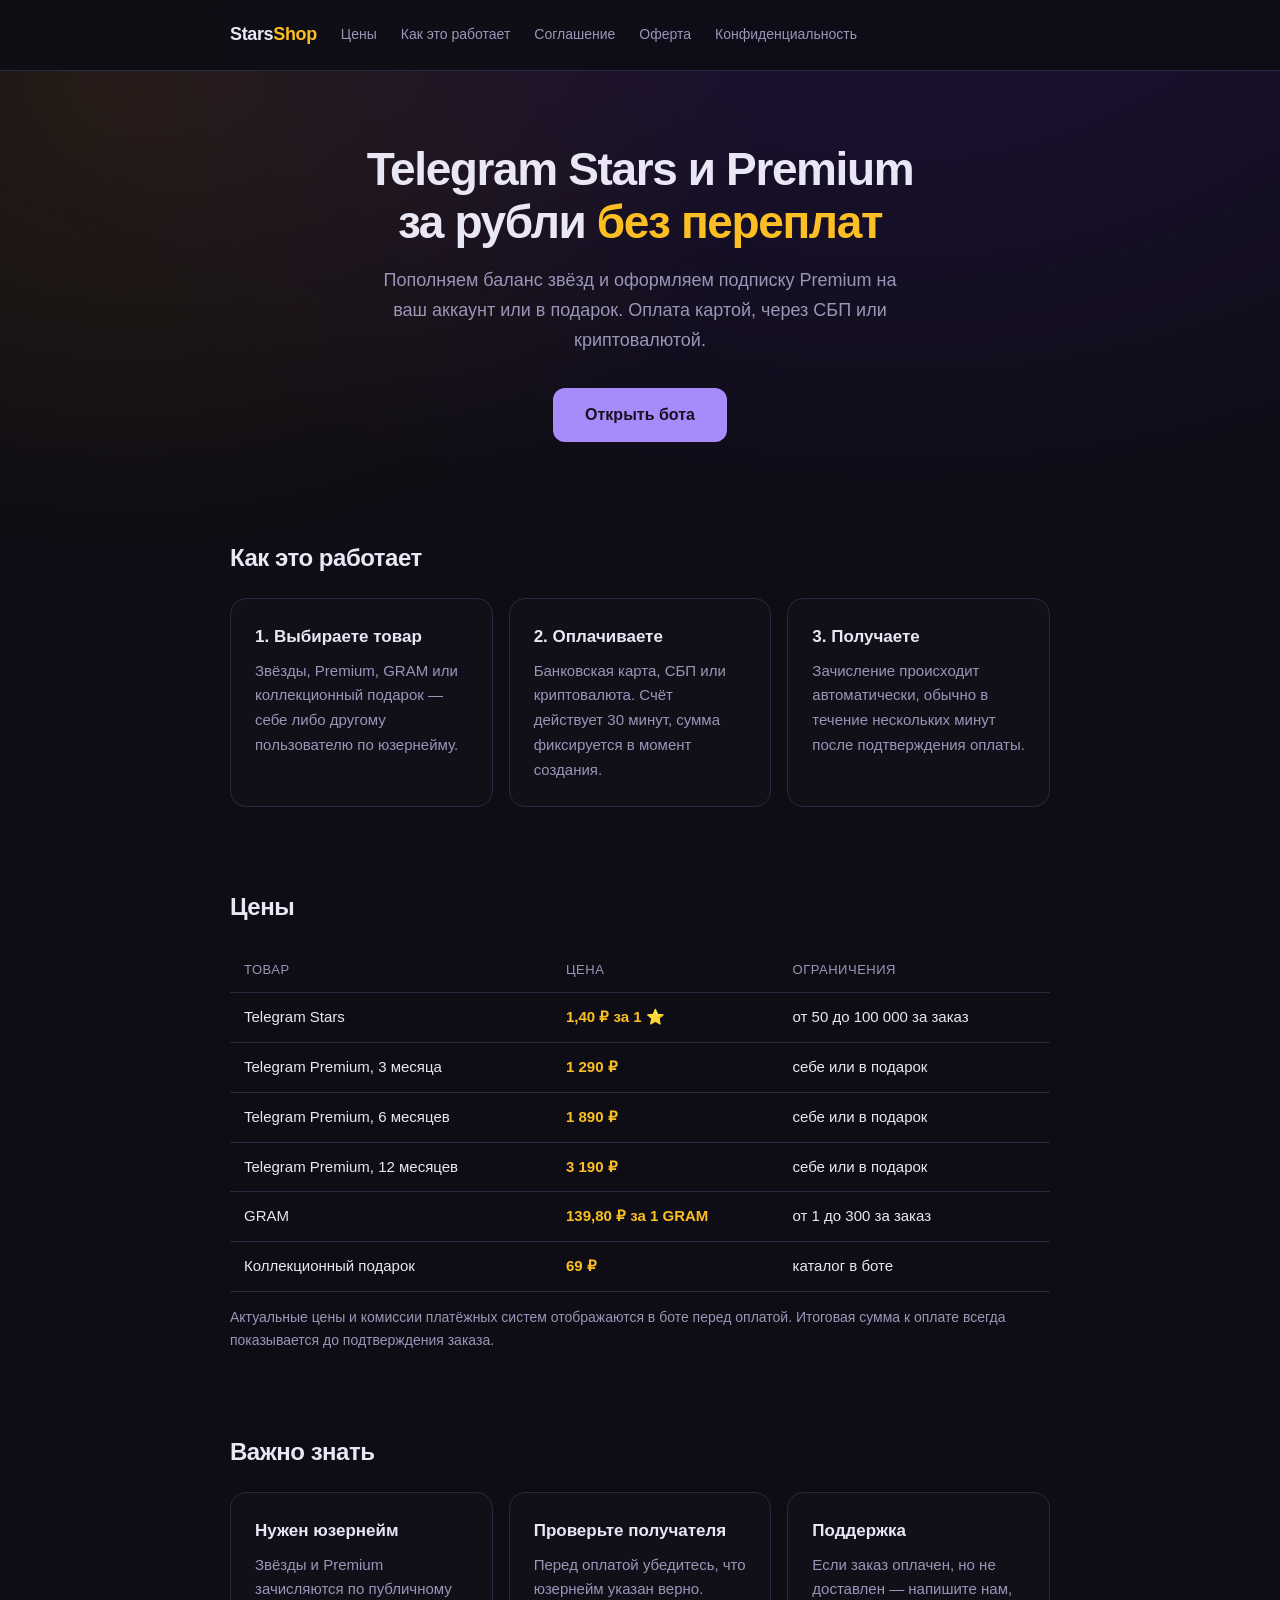
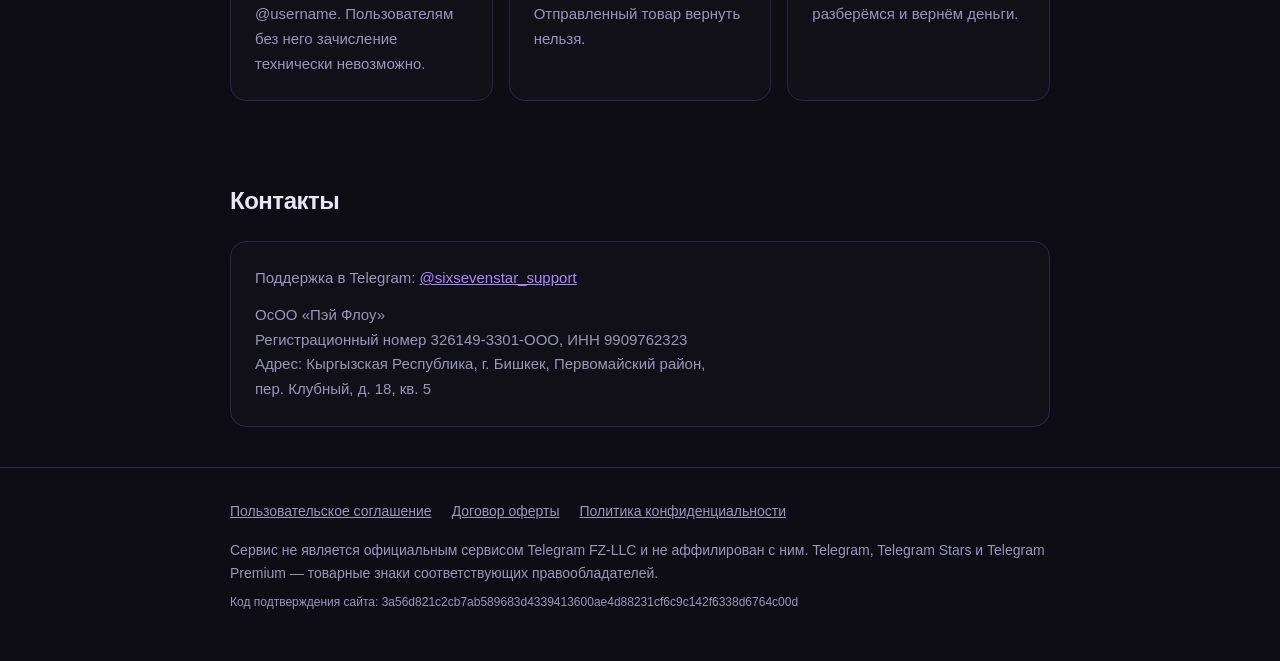
<file: index.html>
<!doctype html>
<html lang="ru">
<head>
<meta charset="utf-8">
<meta name="viewport" content="width=device-width, initial-scale=1">
<title>Stars Shop — Telegram Stars и Premium за рубли</title>
<meta name="description" content="Сервис пополнения Telegram Stars и оформления подписки Telegram Premium. Оплата картой и через СБП, зачисление в течение нескольких минут.">
<link rel="stylesheet" href="style.css">
<meta name="pear-site-verification" content="3a56d821c2cb7ab589683d4339413600ae4d88231cf6c9c142f6338d6764c00d">
</head>
<body>

<header>
  <div class="wrap nav">
    <div class="logo">Stars<span>Shop</span></div>
    <a href="#prices">Цены</a>
    <a href="#how">Как это работает</a>
    <a href="terms.html">Соглашение</a>
    <a href="offer.html">Оферта</a>
    <a href="privacy.html">Конфиденциальность</a>
  </div>
</header>

<div class="wrap">

  <div class="hero">
    <h1>Telegram Stars и Premium<br>за рубли <em>без переплат</em></h1>
    <p>Пополняем баланс звёзд и оформляем подписку Premium на ваш аккаунт
       или в подарок. Оплата картой, через СБП или криптовалютой.</p>
    <a class="btn" href="https://t.me/SixSevenStarBot">Открыть бота</a>
  </div>

  <section id="how">
    <h2>Как это работает</h2>
    <div class="grid">
      <div class="card">
        <h3>1. Выбираете товар</h3>
        <p>Звёзды, Premium, GRAM или коллекционный подарок — себе либо
           другому пользователю по юзернейму.</p>
      </div>
      <div class="card">
        <h3>2. Оплачиваете</h3>
        <p>Банковская карта, СБП или криптовалюта. Счёт действует
           30 минут, сумма фиксируется в момент создания.</p>
      </div>
      <div class="card">
        <h3>3. Получаете</h3>
        <p>Зачисление происходит автоматически, обычно в течение
           нескольких минут после подтверждения оплаты.</p>
      </div>
    </div>
  </section>

  <section id="prices">
    <h2>Цены</h2>
    <div class="table-scroll">
      <table>
        <thead>
          <tr><th>Товар</th><th>Цена</th><th>Ограничения</th></tr>
        </thead>
        <tbody>
          <tr>
            <td>Telegram Stars</td>
            <td class="price">1,40 ₽ за 1 ⭐</td>
            <td>от 50 до 100 000 за заказ</td>
          </tr>
          <tr>
            <td>Telegram Premium, 3 месяца</td>
            <td class="price">1 290 ₽</td>
            <td>себе или в подарок</td>
          </tr>
          <tr>
            <td>Telegram Premium, 6 месяцев</td>
            <td class="price">1 890 ₽</td>
            <td>себе или в подарок</td>
          </tr>
          <tr>
            <td>Telegram Premium, 12 месяцев</td>
            <td class="price">3 190 ₽</td>
            <td>себе или в подарок</td>
          </tr>
          <tr>
            <td>GRAM</td>
            <td class="price">139,80 ₽ за 1 GRAM</td>
            <td>от 1 до 300 за заказ</td>
          </tr>
          <tr>
            <td>Коллекционный подарок</td>
            <td class="price">69 ₽</td>
            <td>каталог в боте</td>
          </tr>
        </tbody>
      </table>
    </div>
    <p style="color:var(--muted);font-size:14px;margin-top:14px">
      Актуальные цены и комиссии платёжных систем отображаются в боте
      перед оплатой. Итоговая сумма к оплате всегда показывается до
      подтверждения заказа.
    </p>
  </section>

  <section>
    <h2>Важно знать</h2>
    <div class="grid">
      <div class="card">
        <h3>Нужен юзернейм</h3>
        <p>Звёзды и Premium зачисляются по публичному @username.
           Пользователям без него зачисление технически невозможно.</p>
      </div>
      <div class="card">
        <h3>Проверьте получателя</h3>
        <p>Перед оплатой убедитесь, что юзернейм указан верно.
           Отправленный товар вернуть нельзя.</p>
      </div>
      <div class="card">
        <h3>Поддержка</h3>
        <p>Если заказ оплачен, но не доставлен — напишите нам,
           разберёмся и вернём деньги.</p>
      </div>
    </div>
  </section>

  <section>
    <h2>Контакты</h2>
    <div class="card">
      <p>Поддержка в Telegram: <a href="https://t.me/sixsevenstar_support" style="color:var(--accent)">@sixsevenstar_support</a></p>
      <p style="margin-top:12px">
        ОсОО «Пэй Флоу»<br>
        Регистрационный номер 326149-3301-ООО, ИНН 9909762323<br>
        Адрес: Кыргызская Республика, г. Бишкек, Первомайский район,<br>
        пер. Клубный, д. 18, кв. 5
      </p>
    </div>
  </section>

</div>

<footer>
  <div class="wrap">
    <div class="links">
      <a href="terms.html">Пользовательское соглашение</a>
      <a href="offer.html">Договор оферты</a>
      <a href="privacy.html">Политика конфиденциальности</a>
    </div>
    <p>Сервис не является официальным сервисом Telegram FZ-LLC и не
       аффилирован с ним. Telegram, Telegram Stars и Telegram Premium —
       товарные знаки соответствующих правообладателей.</p>
    <p style="color:var(--muted);font-size:12px;margin-top:8px">Код подтверждения сайта: 3a56d821c2cb7ab589683d4339413600ae4d88231cf6c9c142f6338d6764c00d</p>
  </div>
</footer>

</body>
</html>
</file>
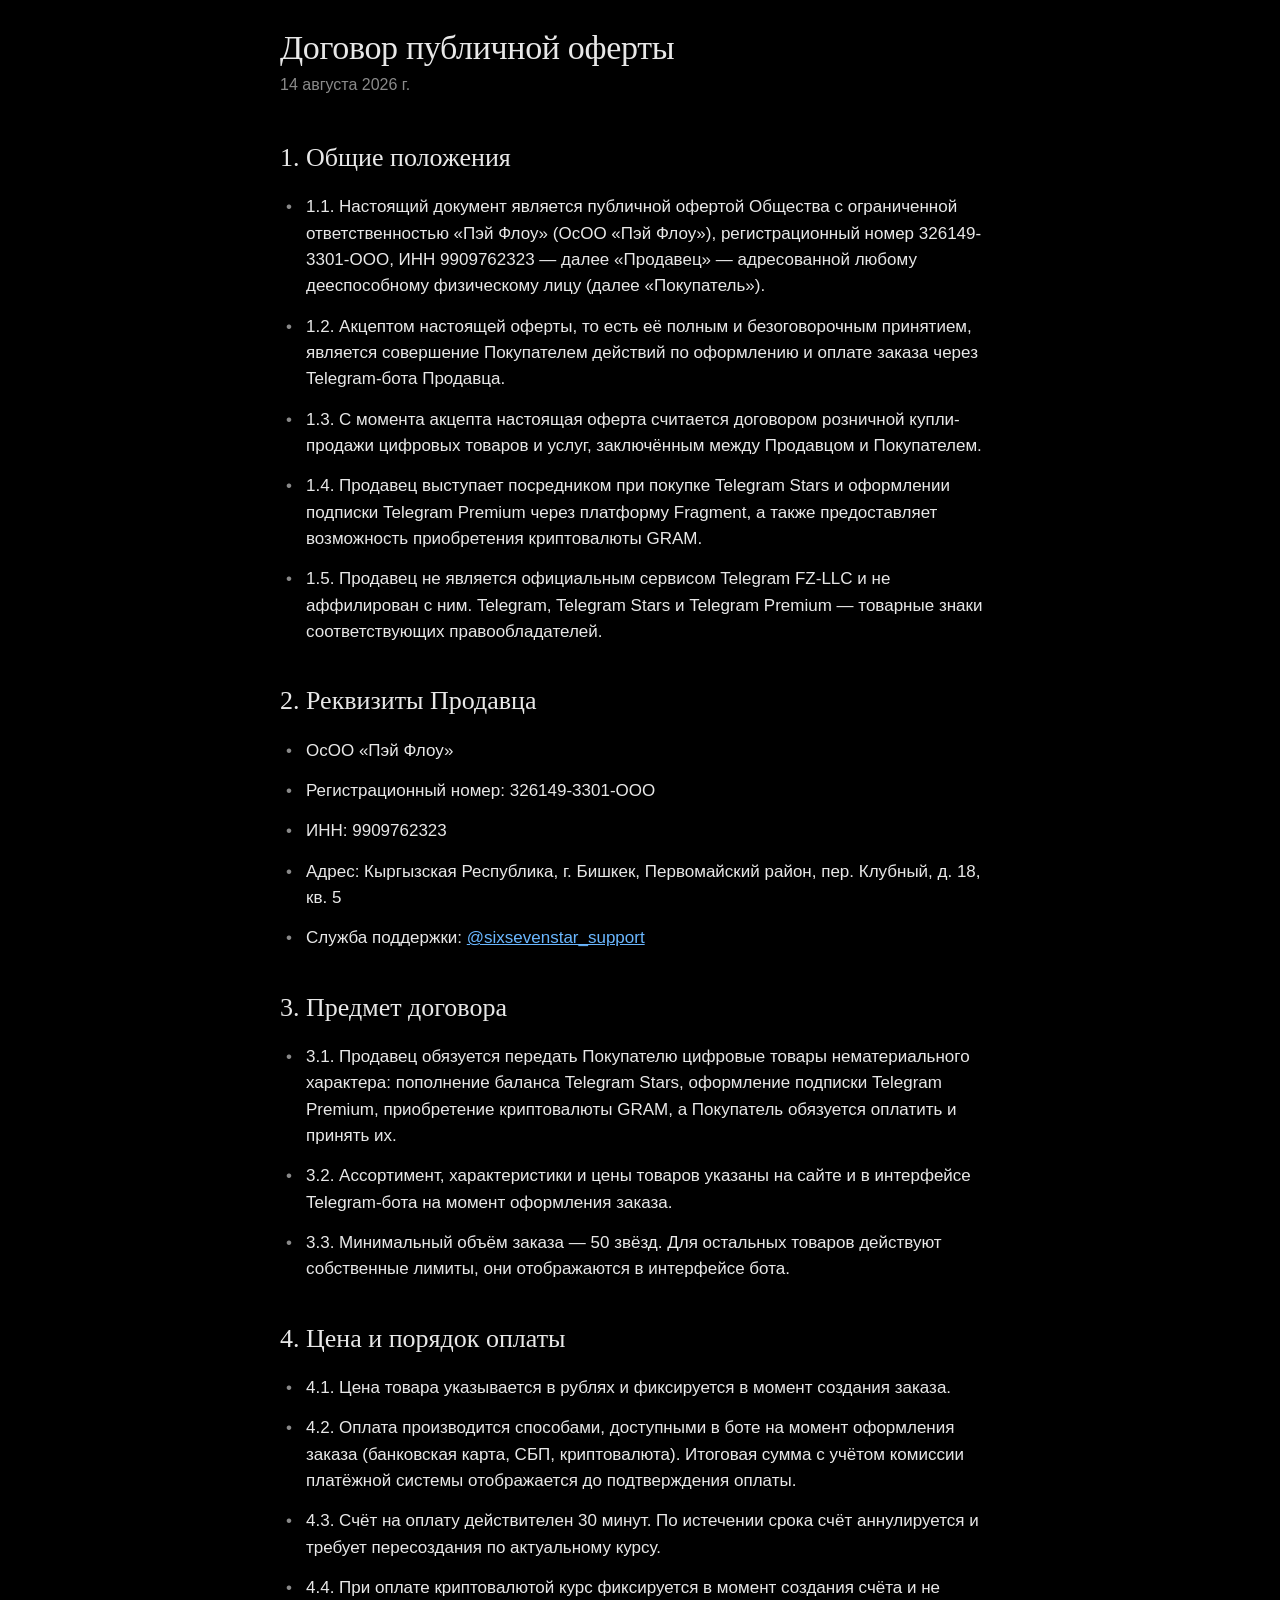
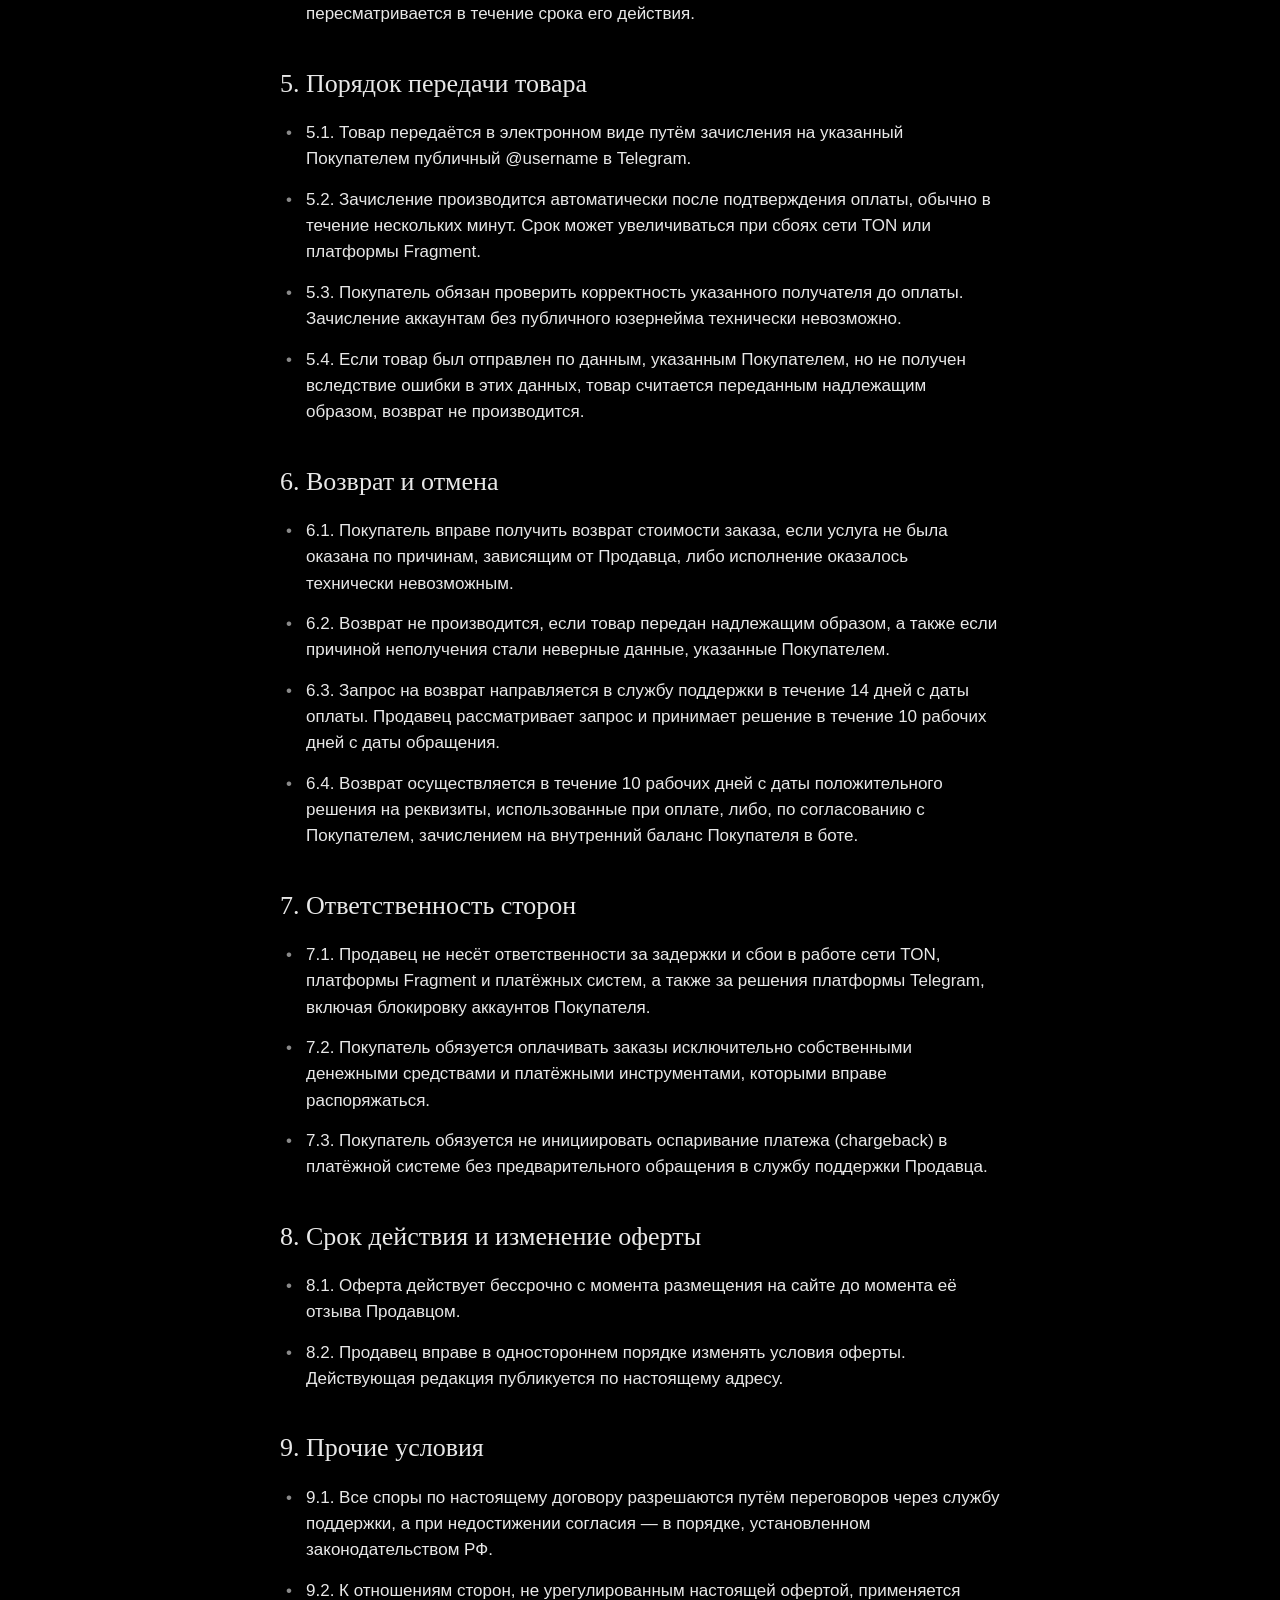
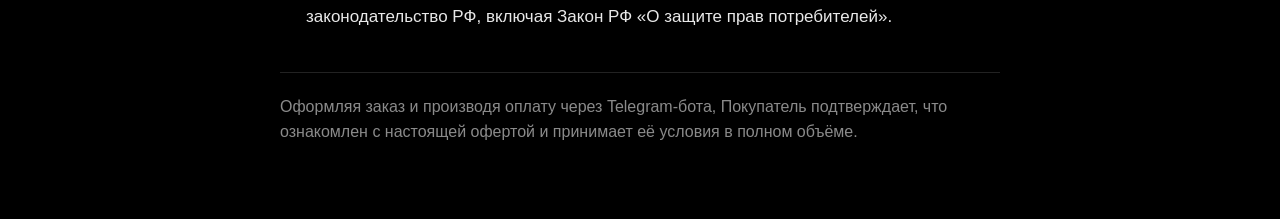
<file: offer.html>
<!doctype html>
<html lang="ru">
<head>
<meta charset="utf-8">
<meta name="viewport" content="width=device-width, initial-scale=1">
<title>Договор оферты</title>
<link rel="stylesheet" href="doc.css">
</head>
<body>

<h1>Договор публичной оферты</h1>
<div class="date">14 августа 2026 г.</div>

<h2>1. Общие положения</h2>
<ul>
  <li>1.1. Настоящий документ является публичной офертой Общества с ограниченной ответственностью «Пэй Флоу» (ОсОО «Пэй Флоу»), регистрационный номер 326149-3301-ООО, ИНН 9909762323 — далее «Продавец» — адресованной любому дееспособному физическому лицу (далее «Покупатель»).</li>
  <li>1.2. Акцептом настоящей оферты, то есть её полным и безоговорочным принятием, является совершение Покупателем действий по оформлению и оплате заказа через Telegram-бота Продавца.</li>
  <li>1.3. С момента акцепта настоящая оферта считается договором розничной купли-продажи цифровых товаров и услуг, заключённым между Продавцом и Покупателем.</li>
  <li>1.4. Продавец выступает посредником при покупке Telegram Stars и оформлении подписки Telegram Premium через платформу Fragment, а также предоставляет возможность приобретения криптовалюты GRAM.</li>
  <li>1.5. Продавец не является официальным сервисом Telegram FZ-LLC и не аффилирован с ним. Telegram, Telegram Stars и Telegram Premium — товарные знаки соответствующих правообладателей.</li>
</ul>

<h2>2. Реквизиты Продавца</h2>
<ul>
  <li>ОсОО «Пэй Флоу»</li>
  <li>Регистрационный номер: 326149-3301-ООО</li>
  <li>ИНН: 9909762323</li>
  <li>Адрес: Кыргызская Республика, г. Бишкек, Первомайский район, пер. Клубный, д. 18, кв. 5</li>
  <li>Служба поддержки: <a href="https://t.me/sixsevenstar_support" style="color:var(--accent)">@sixsevenstar_support</a></li>
</ul>

<h2>3. Предмет договора</h2>
<ul>
  <li>3.1. Продавец обязуется передать Покупателю цифровые товары нематериального характера: пополнение баланса Telegram Stars, оформление подписки Telegram Premium, приобретение криптовалюты GRAM, а Покупатель обязуется оплатить и принять их.</li>
  <li>3.2. Ассортимент, характеристики и цены товаров указаны на сайте и в интерфейсе Telegram-бота на момент оформления заказа.</li>
  <li>3.3. Минимальный объём заказа — 50 звёзд. Для остальных товаров действуют собственные лимиты, они отображаются в интерфейсе бота.</li>
</ul>

<h2>4. Цена и порядок оплаты</h2>
<ul>
  <li>4.1. Цена товара указывается в рублях и фиксируется в момент создания заказа.</li>
  <li>4.2. Оплата производится способами, доступными в боте на момент оформления заказа (банковская карта, СБП, криптовалюта). Итоговая сумма с учётом комиссии платёжной системы отображается до подтверждения оплаты.</li>
  <li>4.3. Счёт на оплату действителен 30 минут. По истечении срока счёт аннулируется и требует пересоздания по актуальному курсу.</li>
  <li>4.4. При оплате криптовалютой курс фиксируется в момент создания счёта и не пересматривается в течение срока его действия.</li>
</ul>

<h2>5. Порядок передачи товара</h2>
<ul>
  <li>5.1. Товар передаётся в электронном виде путём зачисления на указанный Покупателем публичный @username в Telegram.</li>
  <li>5.2. Зачисление производится автоматически после подтверждения оплаты, обычно в течение нескольких минут. Срок может увеличиваться при сбоях сети TON или платформы Fragment.</li>
  <li>5.3. Покупатель обязан проверить корректность указанного получателя до оплаты. Зачисление аккаунтам без публичного юзернейма технически невозможно.</li>
  <li>5.4. Если товар был отправлен по данным, указанным Покупателем, но не получен вследствие ошибки в этих данных, товар считается переданным надлежащим образом, возврат не производится.</li>
</ul>

<h2>6. Возврат и отмена</h2>
<ul>
  <li>6.1. Покупатель вправе получить возврат стоимости заказа, если услуга не была оказана по причинам, зависящим от Продавца, либо исполнение оказалось технически невозможным.</li>
  <li>6.2. Возврат не производится, если товар передан надлежащим образом, а также если причиной неполучения стали неверные данные, указанные Покупателем.</li>
  <li>6.3. Запрос на возврат направляется в службу поддержки в течение 14 дней с даты оплаты. Продавец рассматривает запрос и принимает решение в течение 10 рабочих дней с даты обращения.</li>
  <li>6.4. Возврат осуществляется в течение 10 рабочих дней с даты положительного решения на реквизиты, использованные при оплате, либо, по согласованию с Покупателем, зачислением на внутренний баланс Покупателя в боте.</li>
</ul>

<h2>7. Ответственность сторон</h2>
<ul>
  <li>7.1. Продавец не несёт ответственности за задержки и сбои в работе сети TON, платформы Fragment и платёжных систем, а также за решения платформы Telegram, включая блокировку аккаунтов Покупателя.</li>
  <li>7.2. Покупатель обязуется оплачивать заказы исключительно собственными денежными средствами и платёжными инструментами, которыми вправе распоряжаться.</li>
  <li>7.3. Покупатель обязуется не инициировать оспаривание платежа (chargeback) в платёжной системе без предварительного обращения в службу поддержки Продавца.</li>
</ul>

<h2>8. Срок действия и изменение оферты</h2>
<ul>
  <li>8.1. Оферта действует бессрочно с момента размещения на сайте до момента её отзыва Продавцом.</li>
  <li>8.2. Продавец вправе в одностороннем порядке изменять условия оферты. Действующая редакция публикуется по настоящему адресу.</li>
</ul>

<h2>9. Прочие условия</h2>
<ul>
  <li>9.1. Все споры по настоящему договору разрешаются путём переговоров через службу поддержки, а при недостижении согласия — в порядке, установленном законодательством РФ.</li>
  <li>9.2. К отношениям сторон, не урегулированным настоящей офертой, применяется законодательство РФ, включая Закон РФ «О защите прав потребителей».</li>
</ul>

<p class="final">
  Оформляя заказ и производя оплату через Telegram-бота, Покупатель подтверждает,
  что ознакомлен с настоящей офертой и принимает её условия в полном объёме.
</p>

</body>
</html>
</file>
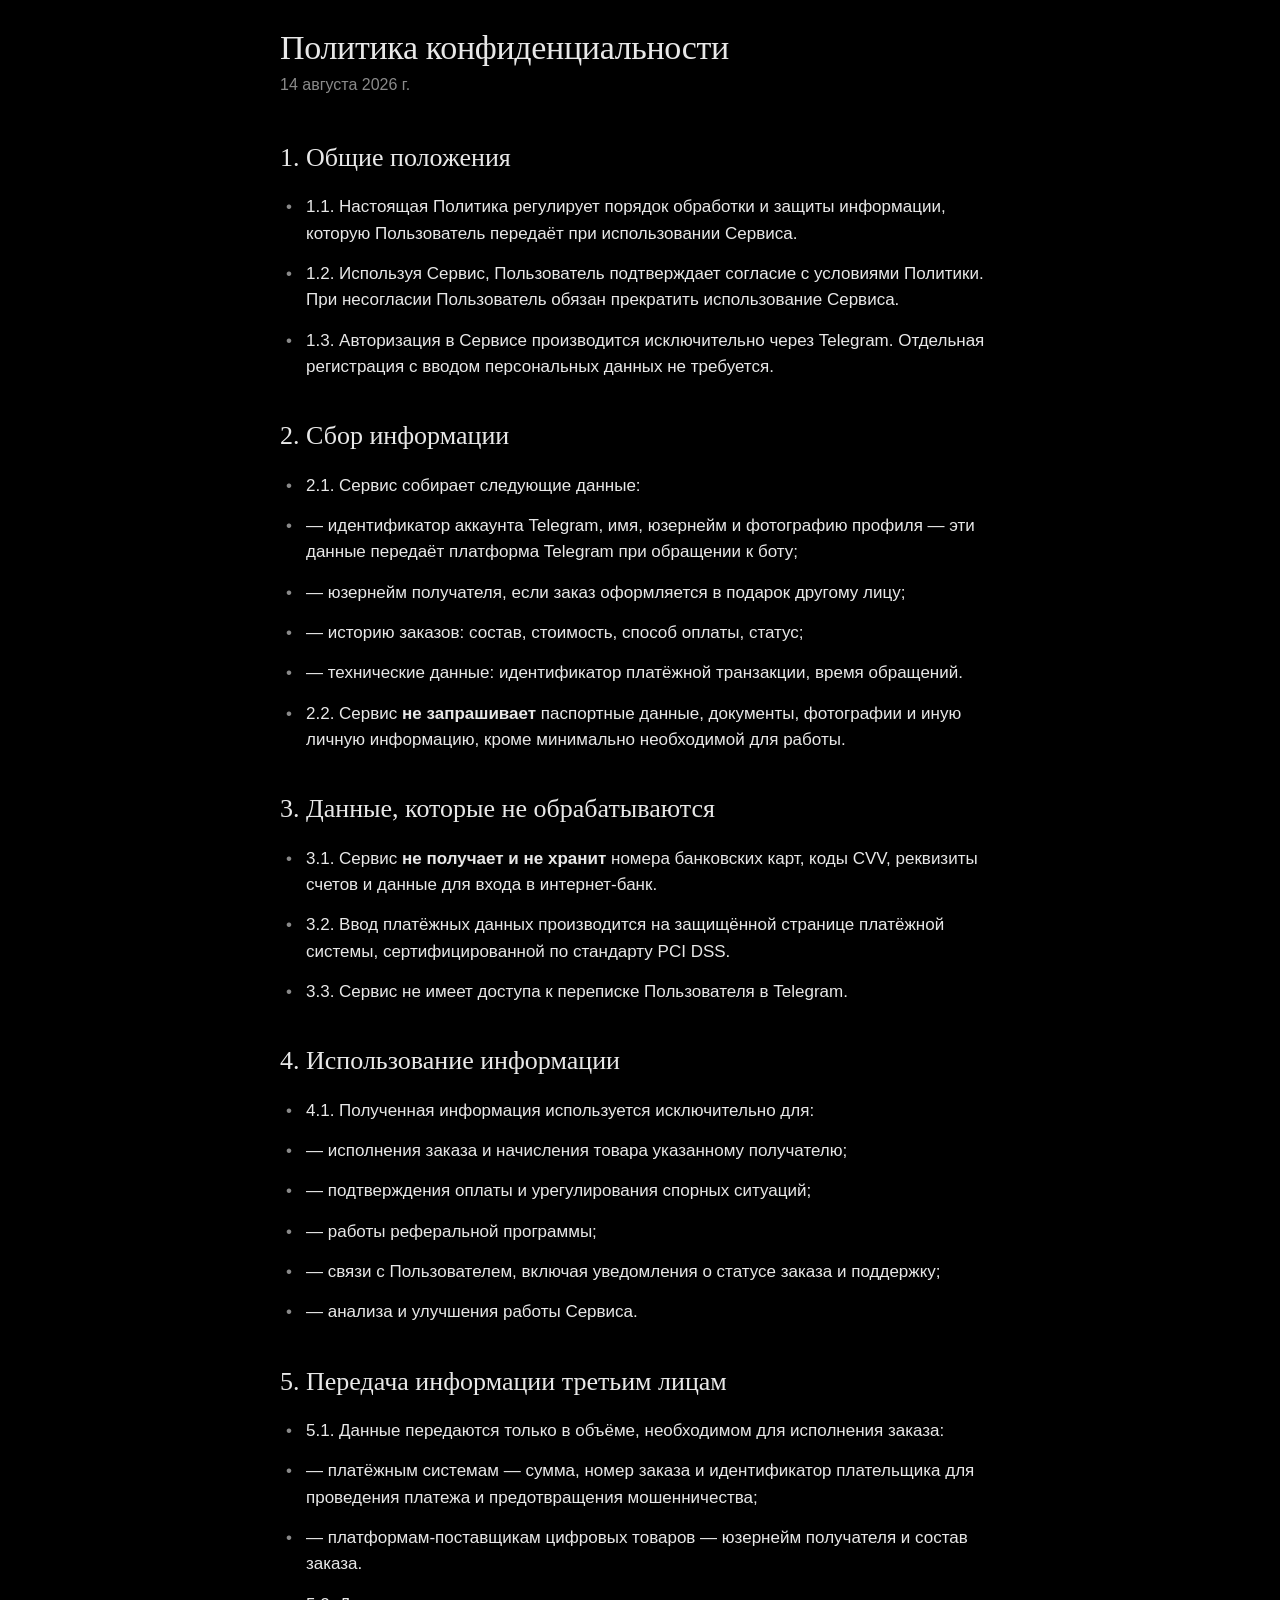
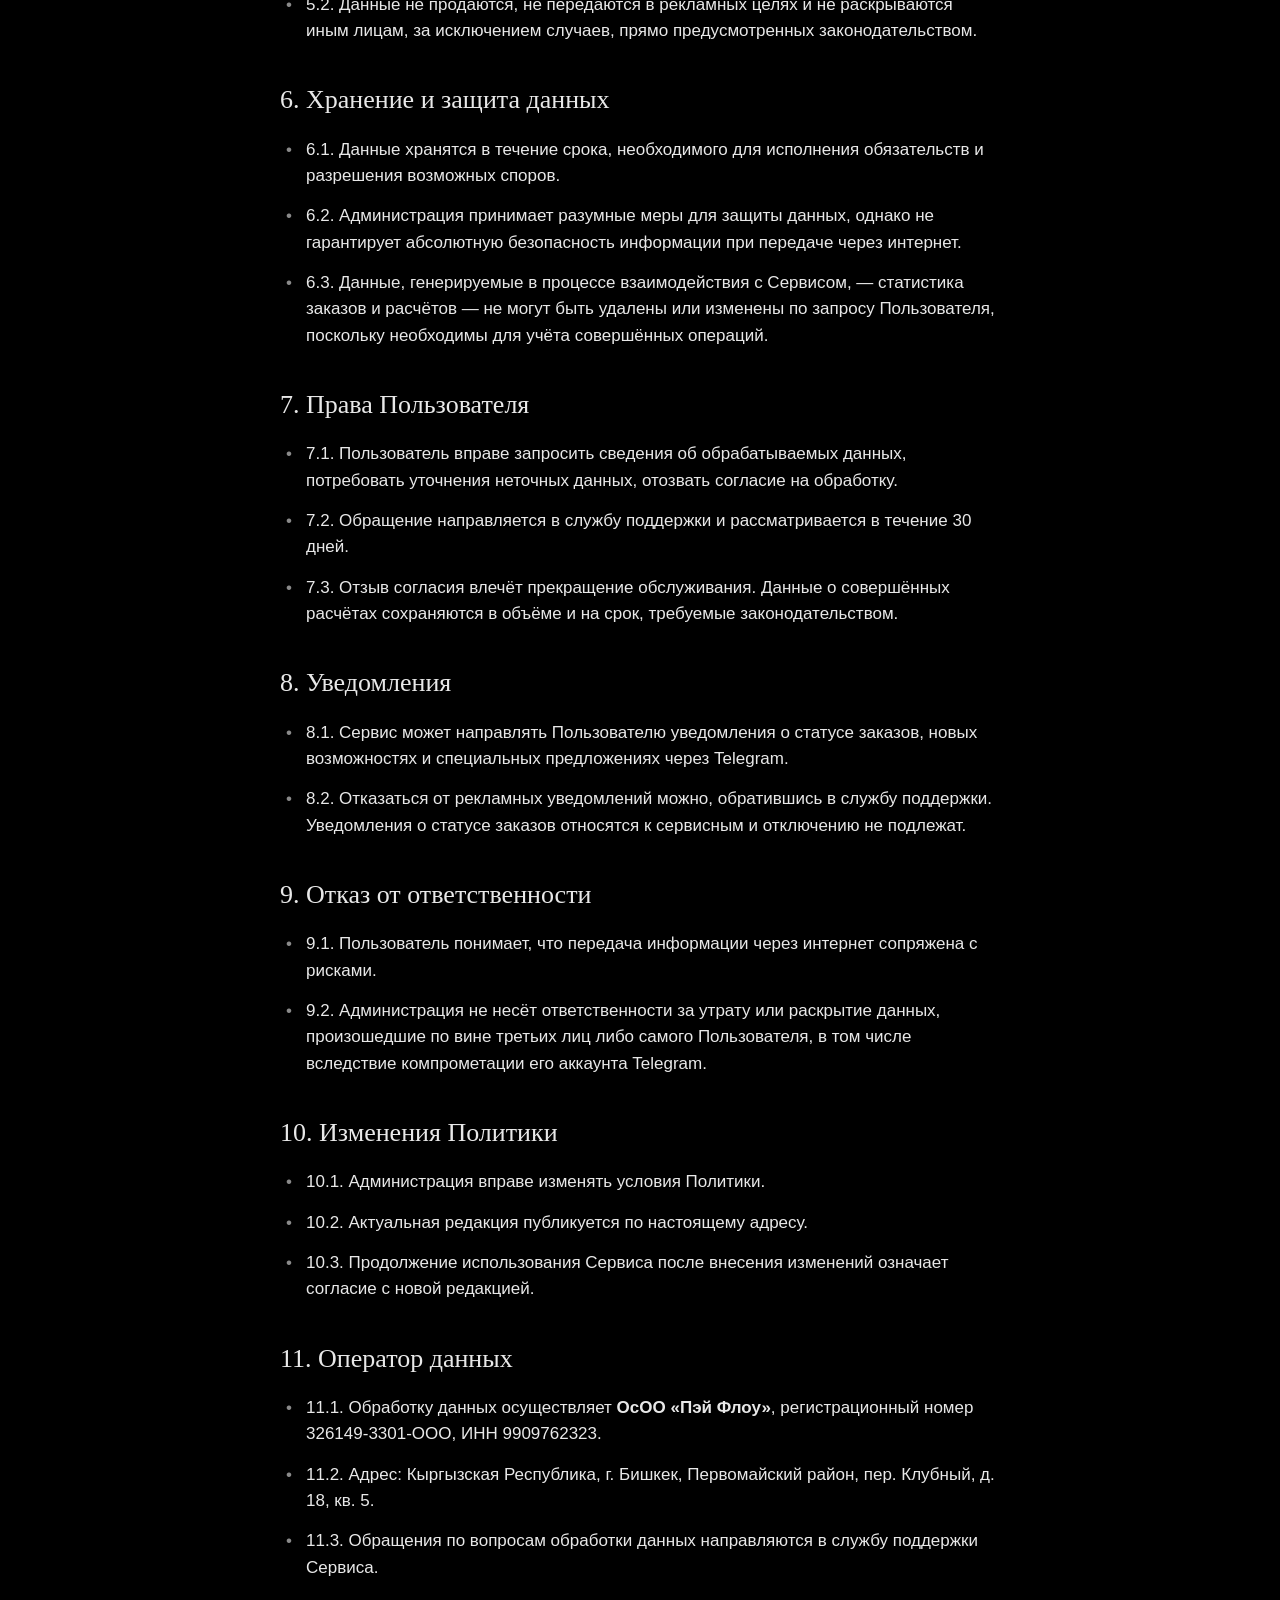
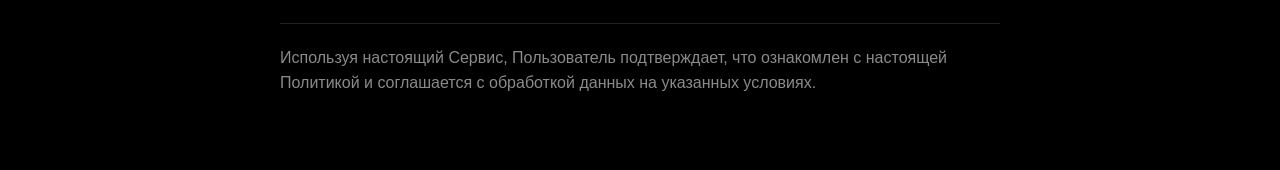
<file: privacy.html>
<!doctype html>
<html lang="ru">
<head>
<meta charset="utf-8">
<meta name="viewport" content="width=device-width, initial-scale=1">
<title>Политика конфиденциальности</title>
<link rel="stylesheet" href="doc.css">
</head>
<body>

<h1>Политика конфиденциальности</h1>
<div class="date">14 августа 2026 г.</div>

<h2>1. Общие положения</h2>
<ul>
  <li>1.1. Настоящая Политика регулирует порядок обработки и защиты информации, которую Пользователь передаёт при использовании Сервиса.</li>
  <li>1.2. Используя Сервис, Пользователь подтверждает согласие с условиями Политики. При несогласии Пользователь обязан прекратить использование Сервиса.</li>
  <li>1.3. Авторизация в Сервисе производится исключительно через Telegram. Отдельная регистрация с вводом персональных данных не требуется.</li>
</ul>

<h2>2. Сбор информации</h2>
<ul>
  <li>2.1. Сервис собирает следующие данные:</li>
  <li>— идентификатор аккаунта Telegram, имя, юзернейм и фотографию профиля — эти данные передаёт платформа Telegram при обращении к боту;</li>
  <li>— юзернейм получателя, если заказ оформляется в подарок другому лицу;</li>
  <li>— историю заказов: состав, стоимость, способ оплаты, статус;</li>
  <li>— технические данные: идентификатор платёжной транзакции, время обращений.</li>
  <li>2.2. Сервис <b>не запрашивает</b> паспортные данные, документы, фотографии и иную личную информацию, кроме минимально необходимой для работы.</li>
</ul>

<h2>3. Данные, которые не обрабатываются</h2>
<ul>
  <li>3.1. Сервис <b>не получает и не хранит</b> номера банковских карт, коды CVV, реквизиты счетов и данные для входа в интернет-банк.</li>
  <li>3.2. Ввод платёжных данных производится на защищённой странице платёжной системы, сертифицированной по стандарту PCI DSS.</li>
  <li>3.3. Сервис не имеет доступа к переписке Пользователя в Telegram.</li>
</ul>

<h2>4. Использование информации</h2>
<ul>
  <li>4.1. Полученная информация используется исключительно для:</li>
  <li>— исполнения заказа и начисления товара указанному получателю;</li>
  <li>— подтверждения оплаты и урегулирования спорных ситуаций;</li>
  <li>— работы реферальной программы;</li>
  <li>— связи с Пользователем, включая уведомления о статусе заказа и поддержку;</li>
  <li>— анализа и улучшения работы Сервиса.</li>
</ul>

<h2>5. Передача информации третьим лицам</h2>
<ul>
  <li>5.1. Данные передаются только в объёме, необходимом для исполнения заказа:</li>
  <li>— платёжным системам — сумма, номер заказа и идентификатор плательщика для проведения платежа и предотвращения мошенничества;</li>
  <li>— платформам-поставщикам цифровых товаров — юзернейм получателя и состав заказа.</li>
  <li>5.2. Данные не продаются, не передаются в рекламных целях и не раскрываются иным лицам, за исключением случаев, прямо предусмотренных законодательством.</li>
</ul>

<h2>6. Хранение и защита данных</h2>
<ul>
  <li>6.1. Данные хранятся в течение срока, необходимого для исполнения обязательств и разрешения возможных споров.</li>
  <li>6.2. Администрация принимает разумные меры для защиты данных, однако не гарантирует абсолютную безопасность информации при передаче через интернет.</li>
  <li>6.3. Данные, генерируемые в процессе взаимодействия с Сервисом, — статистика заказов и расчётов — не могут быть удалены или изменены по запросу Пользователя, поскольку необходимы для учёта совершённых операций.</li>
</ul>

<h2>7. Права Пользователя</h2>
<ul>
  <li>7.1. Пользователь вправе запросить сведения об обрабатываемых данных, потребовать уточнения неточных данных, отозвать согласие на обработку.</li>
  <li>7.2. Обращение направляется в службу поддержки и рассматривается в течение 30 дней.</li>
  <li>7.3. Отзыв согласия влечёт прекращение обслуживания. Данные о совершённых расчётах сохраняются в объёме и на срок, требуемые законодательством.</li>
</ul>

<h2>8. Уведомления</h2>
<ul>
  <li>8.1. Сервис может направлять Пользователю уведомления о статусе заказов, новых возможностях и специальных предложениях через Telegram.</li>
  <li>8.2. Отказаться от рекламных уведомлений можно, обратившись в службу поддержки. Уведомления о статусе заказов относятся к сервисным и отключению не подлежат.</li>
</ul>

<h2>9. Отказ от ответственности</h2>
<ul>
  <li>9.1. Пользователь понимает, что передача информации через интернет сопряжена с рисками.</li>
  <li>9.2. Администрация не несёт ответственности за утрату или раскрытие данных, произошедшие по вине третьих лиц либо самого Пользователя, в том числе вследствие компрометации его аккаунта Telegram.</li>
</ul>

<h2>10. Изменения Политики</h2>
<ul>
  <li>10.1. Администрация вправе изменять условия Политики.</li>
  <li>10.2. Актуальная редакция публикуется по настоящему адресу.</li>
  <li>10.3. Продолжение использования Сервиса после внесения изменений означает согласие с новой редакцией.</li>
</ul>

<h2>11. Оператор данных</h2>
<ul>
  <li>11.1. Обработку данных осуществляет <b>ОсОО «Пэй Флоу»</b>, регистрационный номер 326149-3301-ООО, ИНН 9909762323.</li>
  <li>11.2. Адрес: Кыргызская Республика, г. Бишкек, Первомайский район, пер. Клубный, д. 18, кв. 5.</li>
  <li>11.3. Обращения по вопросам обработки данных направляются в службу поддержки Сервиса.</li>
</ul>

<p class="final">
  Используя настоящий Сервис, Пользователь подтверждает, что ознакомлен
  с настоящей Политикой и соглашается с обработкой данных на указанных условиях.
</p>

</body>
</html>
</file>
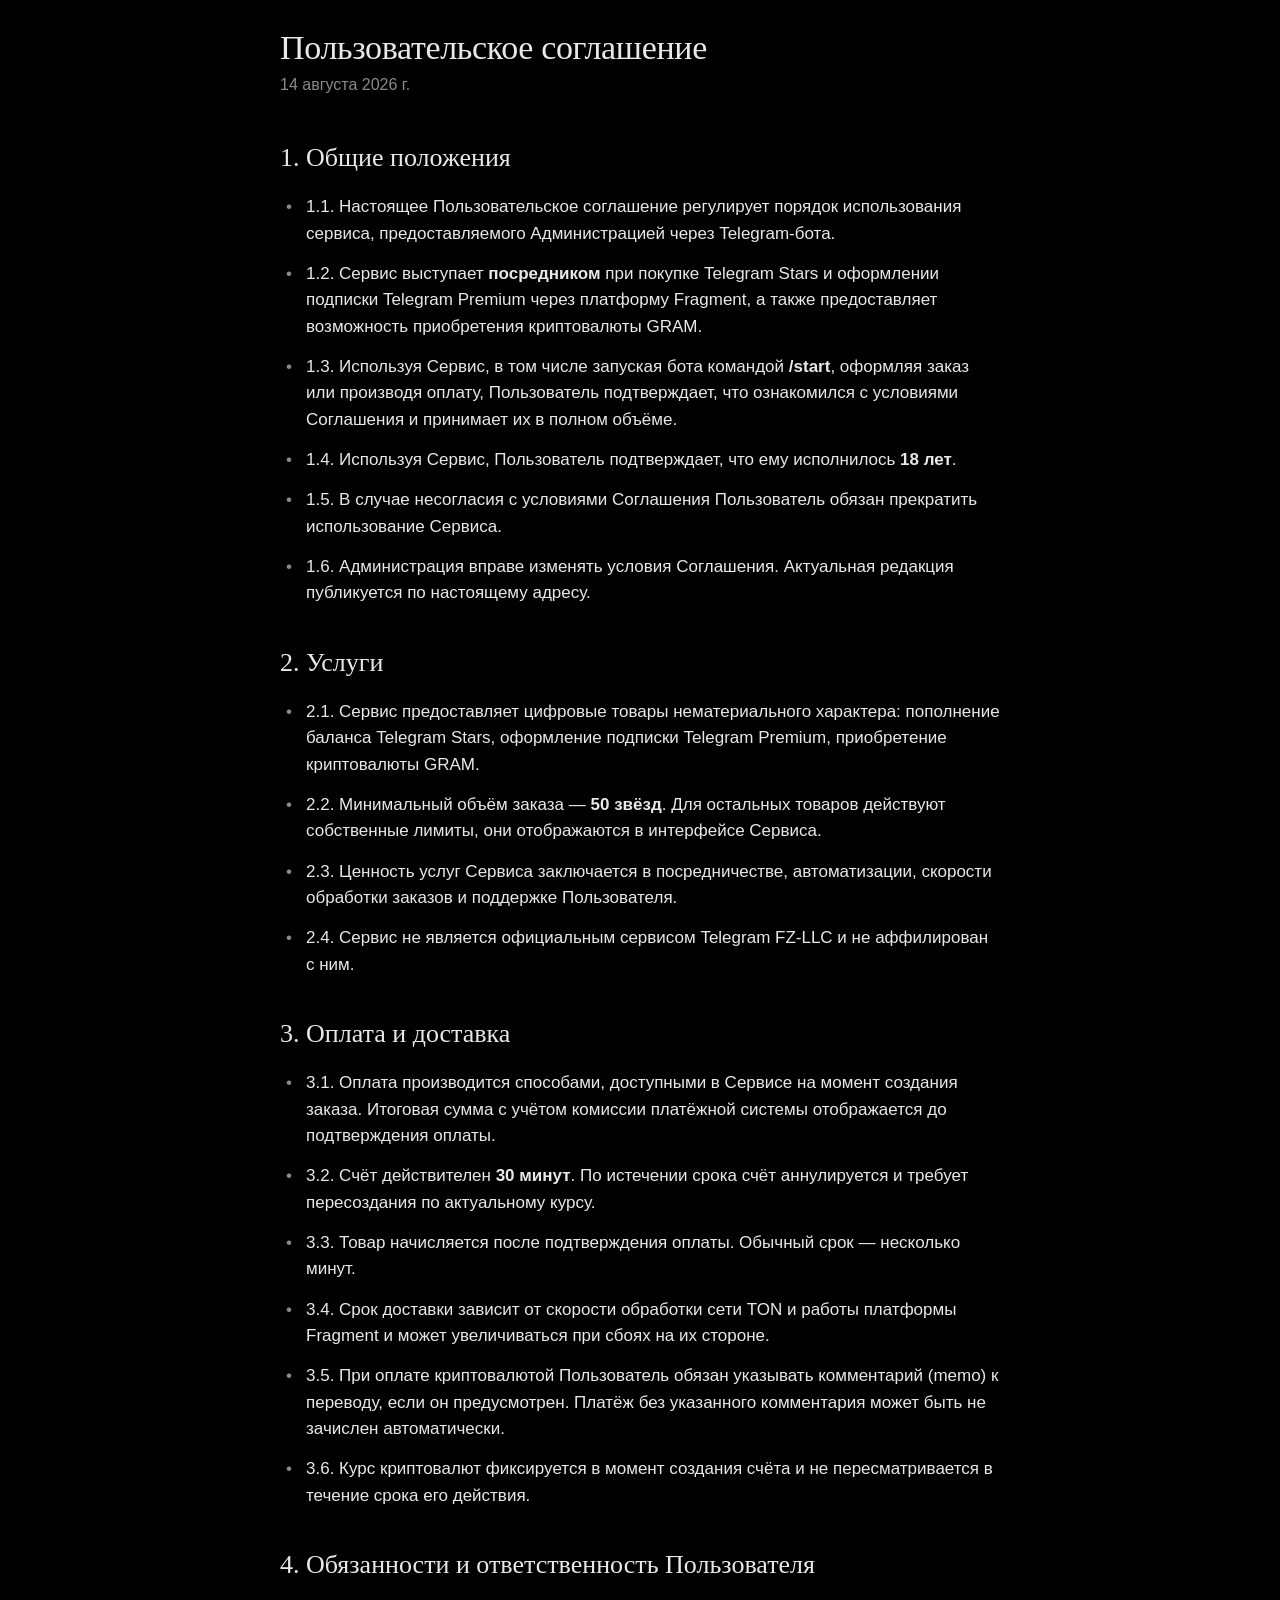
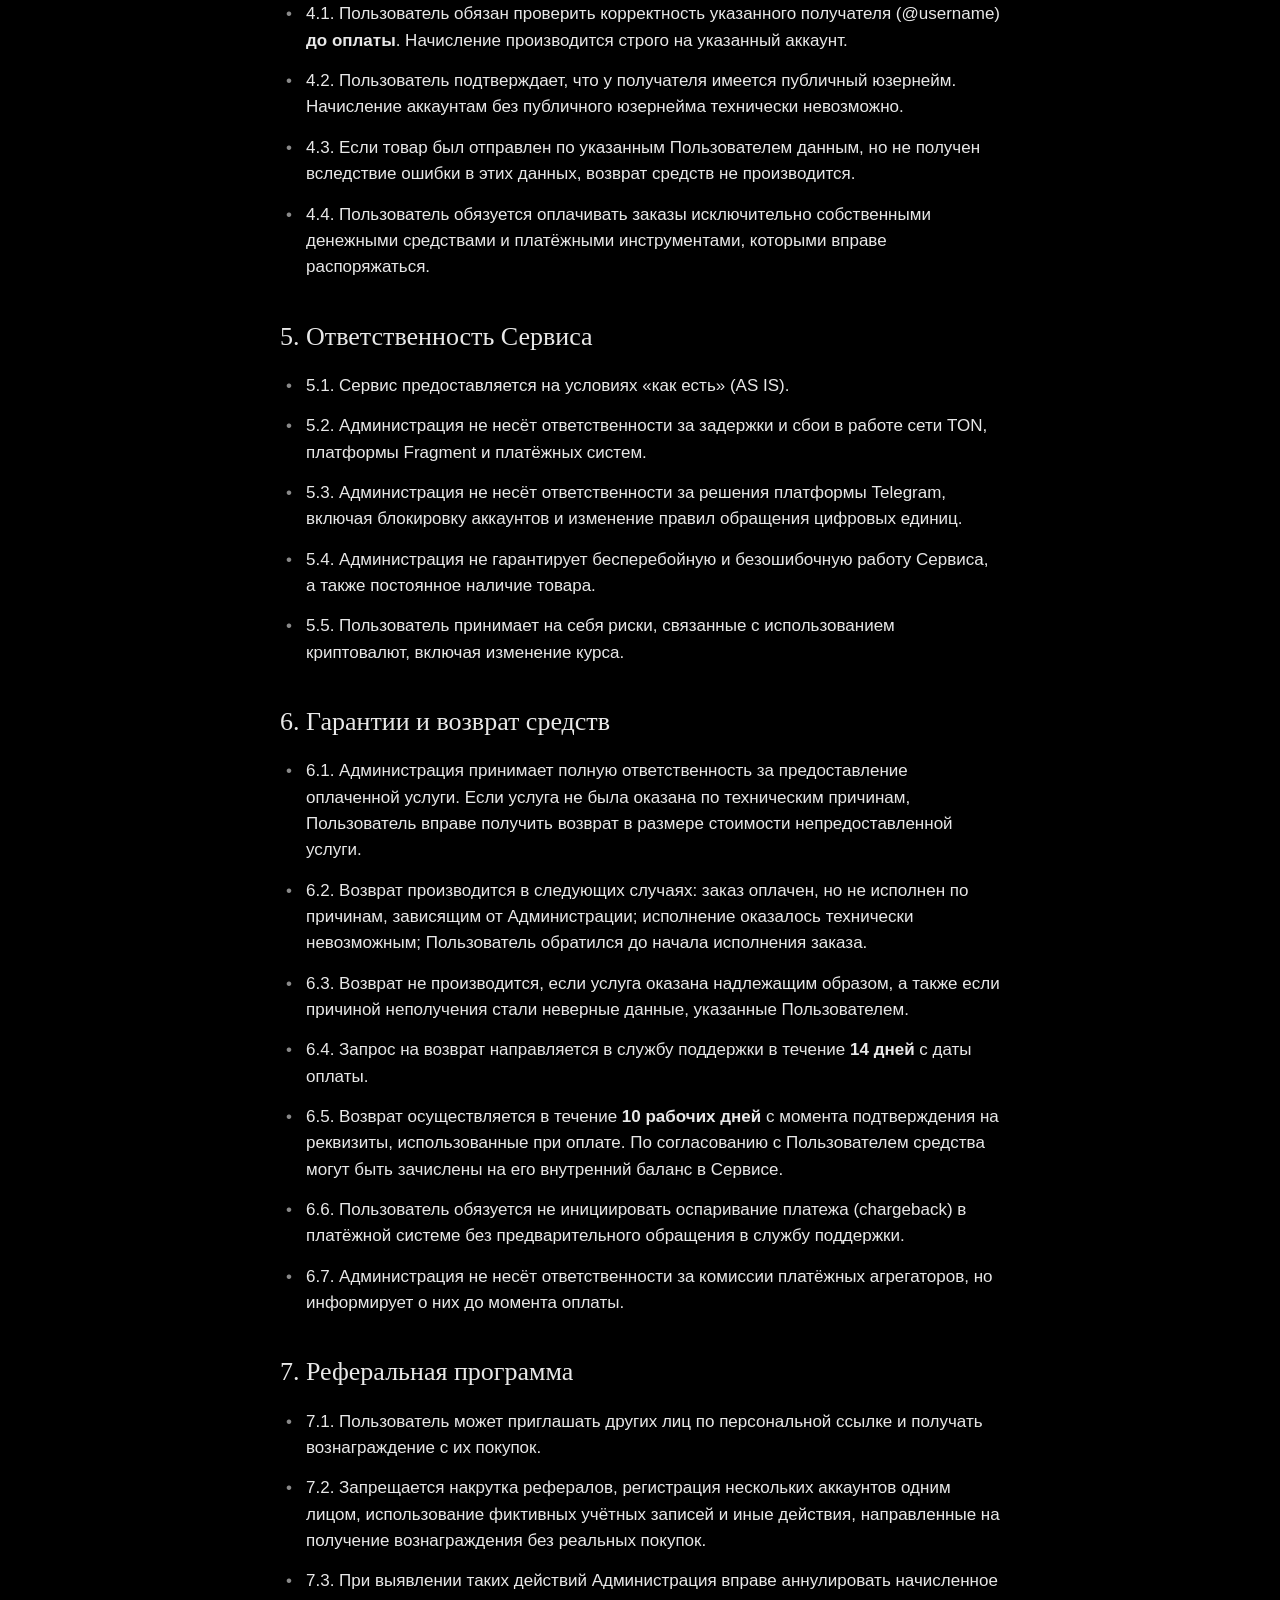
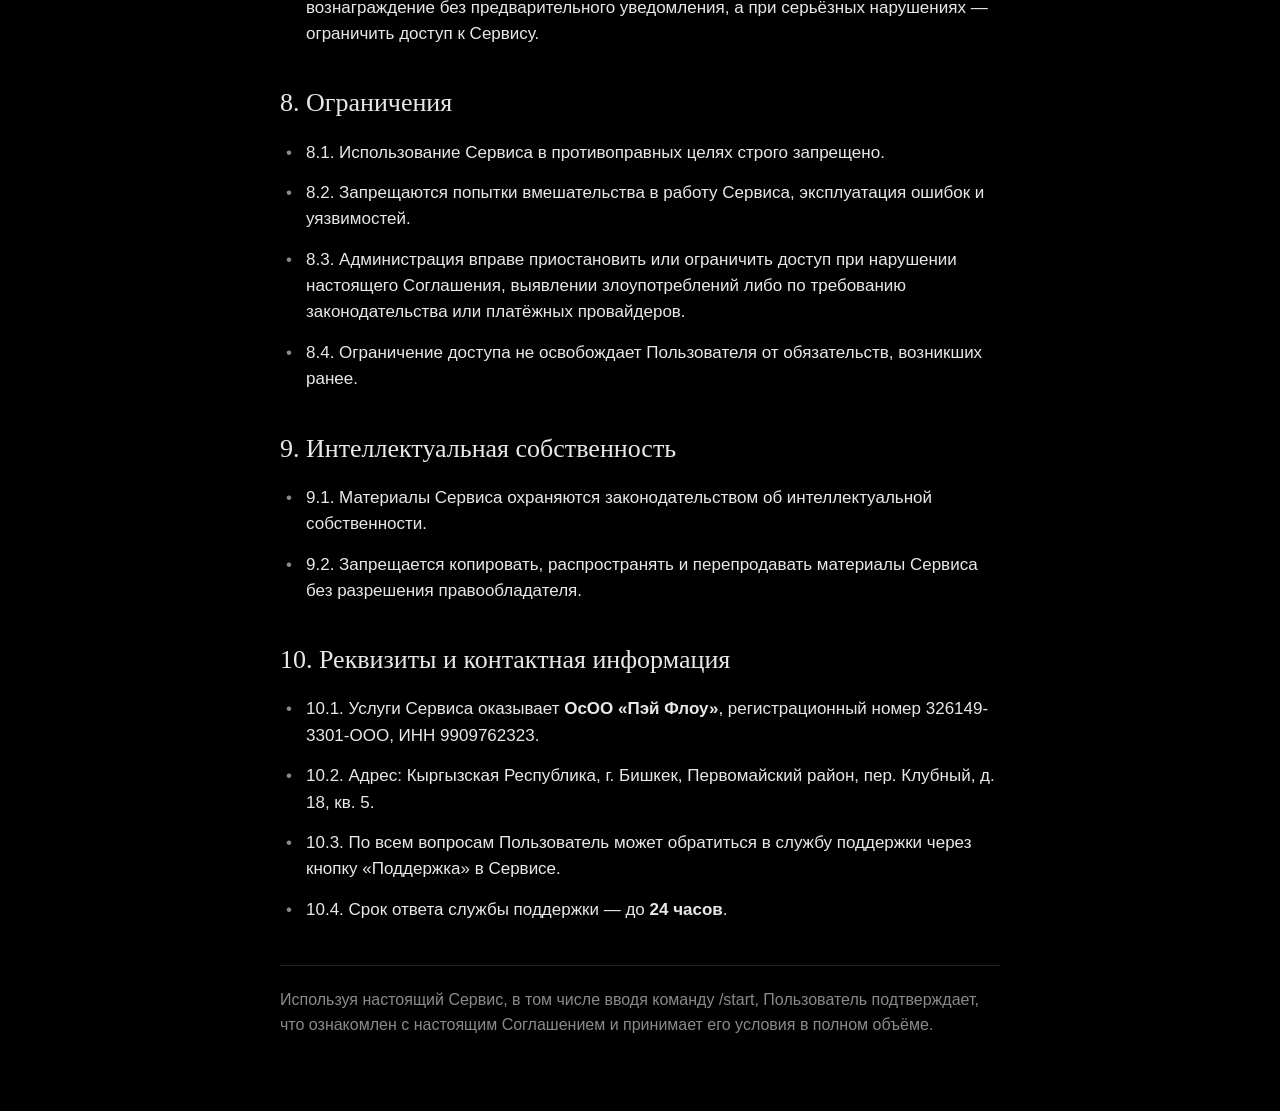
<file: terms.html>
<!doctype html>
<html lang="ru">
<head>
<meta charset="utf-8">
<meta name="viewport" content="width=device-width, initial-scale=1">
<title>Пользовательское соглашение</title>
<link rel="stylesheet" href="doc.css">
</head>
<body>

<h1>Пользовательское соглашение</h1>
<div class="date">14 августа 2026 г.</div>

<h2>1. Общие положения</h2>
<ul>
  <li>1.1. Настоящее Пользовательское соглашение регулирует порядок использования сервиса, предоставляемого Администрацией через Telegram-бота.</li>
  <li>1.2. Сервис выступает <b>посредником</b> при покупке Telegram Stars и оформлении подписки Telegram Premium через платформу Fragment, а также предоставляет возможность приобретения криптовалюты GRAM.</li>
  <li>1.3. Используя Сервис, в том числе запуская бота командой <b>/start</b>, оформляя заказ или производя оплату, Пользователь подтверждает, что ознакомился с условиями Соглашения и принимает их в полном объёме.</li>
  <li>1.4. Используя Сервис, Пользователь подтверждает, что ему исполнилось <b>18 лет</b>.</li>
  <li>1.5. В случае несогласия с условиями Соглашения Пользователь обязан прекратить использование Сервиса.</li>
  <li>1.6. Администрация вправе изменять условия Соглашения. Актуальная редакция публикуется по настоящему адресу.</li>
</ul>

<h2>2. Услуги</h2>
<ul>
  <li>2.1. Сервис предоставляет цифровые товары нематериального характера: пополнение баланса Telegram Stars, оформление подписки Telegram Premium, приобретение криптовалюты GRAM.</li>
  <li>2.2. Минимальный объём заказа — <b>50 звёзд</b>. Для остальных товаров действуют собственные лимиты, они отображаются в интерфейсе Сервиса.</li>
  <li>2.3. Ценность услуг Сервиса заключается в посредничестве, автоматизации, скорости обработки заказов и поддержке Пользователя.</li>
  <li>2.4. Сервис не является официальным сервисом Telegram FZ-LLC и не аффилирован с ним.</li>
</ul>

<h2>3. Оплата и доставка</h2>
<ul>
  <li>3.1. Оплата производится способами, доступными в Сервисе на момент создания заказа. Итоговая сумма с учётом комиссии платёжной системы отображается до подтверждения оплаты.</li>
  <li>3.2. Счёт действителен <b>30 минут</b>. По истечении срока счёт аннулируется и требует пересоздания по актуальному курсу.</li>
  <li>3.3. Товар начисляется после подтверждения оплаты. Обычный срок — несколько минут.</li>
  <li>3.4. Срок доставки зависит от скорости обработки сети TON и работы платформы Fragment и может увеличиваться при сбоях на их стороне.</li>
  <li>3.5. При оплате криптовалютой Пользователь обязан указывать комментарий (memo) к переводу, если он предусмотрен. Платёж без указанного комментария может быть не зачислен автоматически.</li>
  <li>3.6. Курс криптовалют фиксируется в момент создания счёта и не пересматривается в течение срока его действия.</li>
</ul>

<h2>4. Обязанности и ответственность Пользователя</h2>
<ul>
  <li>4.1. Пользователь обязан проверить корректность указанного получателя (@username) <b>до оплаты</b>. Начисление производится строго на указанный аккаунт.</li>
  <li>4.2. Пользователь подтверждает, что у получателя имеется публичный юзернейм. Начисление аккаунтам без публичного юзернейма технически невозможно.</li>
  <li>4.3. Если товар был отправлен по указанным Пользователем данным, но не получен вследствие ошибки в этих данных, возврат средств не производится.</li>
  <li>4.4. Пользователь обязуется оплачивать заказы исключительно собственными денежными средствами и платёжными инструментами, которыми вправе распоряжаться.</li>
</ul>

<h2>5. Ответственность Сервиса</h2>
<ul>
  <li>5.1. Сервис предоставляется на условиях «как есть» (AS IS).</li>
  <li>5.2. Администрация не несёт ответственности за задержки и сбои в работе сети TON, платформы Fragment и платёжных систем.</li>
  <li>5.3. Администрация не несёт ответственности за решения платформы Telegram, включая блокировку аккаунтов и изменение правил обращения цифровых единиц.</li>
  <li>5.4. Администрация не гарантирует бесперебойную и безошибочную работу Сервиса, а также постоянное наличие товара.</li>
  <li>5.5. Пользователь принимает на себя риски, связанные с использованием криптовалют, включая изменение курса.</li>
</ul>

<h2>6. Гарантии и возврат средств</h2>
<ul>
  <li>6.1. Администрация принимает полную ответственность за предоставление оплаченной услуги. Если услуга не была оказана по техническим причинам, Пользователь вправе получить возврат в размере стоимости непредоставленной услуги.</li>
  <li>6.2. Возврат производится в следующих случаях: заказ оплачен, но не исполнен по причинам, зависящим от Администрации; исполнение оказалось технически невозможным; Пользователь обратился до начала исполнения заказа.</li>
  <li>6.3. Возврат не производится, если услуга оказана надлежащим образом, а также если причиной неполучения стали неверные данные, указанные Пользователем.</li>
  <li>6.4. Запрос на возврат направляется в службу поддержки в течение <b>14 дней</b> с даты оплаты.</li>
  <li>6.5. Возврат осуществляется в течение <b>10 рабочих дней</b> с момента подтверждения на реквизиты, использованные при оплате. По согласованию с Пользователем средства могут быть зачислены на его внутренний баланс в Сервисе.</li>
  <li>6.6. Пользователь обязуется не инициировать оспаривание платежа (chargeback) в платёжной системе без предварительного обращения в службу поддержки.</li>
  <li>6.7. Администрация не несёт ответственности за комиссии платёжных агрегаторов, но информирует о них до момента оплаты.</li>
</ul>

<h2>7. Реферальная программа</h2>
<ul>
  <li>7.1. Пользователь может приглашать других лиц по персональной ссылке и получать вознаграждение с их покупок.</li>
  <li>7.2. Запрещается накрутка рефералов, регистрация нескольких аккаунтов одним лицом, использование фиктивных учётных записей и иные действия, направленные на получение вознаграждения без реальных покупок.</li>
  <li>7.3. При выявлении таких действий Администрация вправе аннулировать начисленное вознаграждение без предварительного уведомления, а при серьёзных нарушениях — ограничить доступ к Сервису.</li>
</ul>

<h2>8. Ограничения</h2>
<ul>
  <li>8.1. Использование Сервиса в противоправных целях строго запрещено.</li>
  <li>8.2. Запрещаются попытки вмешательства в работу Сервиса, эксплуатация ошибок и уязвимостей.</li>
  <li>8.3. Администрация вправе приостановить или ограничить доступ при нарушении настоящего Соглашения, выявлении злоупотреблений либо по требованию законодательства или платёжных провайдеров.</li>
  <li>8.4. Ограничение доступа не освобождает Пользователя от обязательств, возникших ранее.</li>
</ul>

<h2>9. Интеллектуальная собственность</h2>
<ul>
  <li>9.1. Материалы Сервиса охраняются законодательством об интеллектуальной собственности.</li>
  <li>9.2. Запрещается копировать, распространять и перепродавать материалы Сервиса без разрешения правообладателя.</li>
</ul>

<h2>10. Реквизиты и контактная информация</h2>
<ul>
  <li>10.1. Услуги Сервиса оказывает <b>ОсОО «Пэй Флоу»</b>, регистрационный номер 326149-3301-ООО, ИНН 9909762323.</li>
  <li>10.2. Адрес: Кыргызская Республика, г. Бишкек, Первомайский район, пер. Клубный, д. 18, кв. 5.</li>
  <li>10.3. По всем вопросам Пользователь может обратиться в службу поддержки через кнопку «Поддержка» в Сервисе.</li>
  <li>10.4. Срок ответа службы поддержки — до <b>24 часов</b>.</li>
</ul>

<p class="final">
  Используя настоящий Сервис, в том числе вводя команду /start, Пользователь
  подтверждает, что ознакомлен с настоящим Соглашением и принимает его условия
  в полном объёме.
</p>

</body>
</html>
</file>
<file: style.css>
:root {
  --bg: #0e0d15;
  --card: #17162170;
  --border: #2a2840;
  --text: #e9e7f5;
  --muted: #9a96b8;
  --accent: #a78bfa;
  --gold: #fbbf24;
}

* { box-sizing: border-box; margin: 0; padding: 0; }

body {
  background: var(--bg);
  color: var(--text);
  font: 16px/1.65 -apple-system, BlinkMacSystemFont, "Segoe UI", Roboto, sans-serif;
  -webkit-font-smoothing: antialiased;
}

body::before {
  content: "";
  position: fixed;
  inset: 0;
  background:
    radial-gradient(60rem 40rem at 70% -10%, #6d28d92e, transparent),
    radial-gradient(40rem 30rem at 10% 10%, #f59e0b1a, transparent);
  pointer-events: none;
  z-index: -1;
}

.wrap { max-width: 860px; margin: 0 auto; padding: 0 20px; }

header {
  padding: 20px 0;
  border-bottom: 1px solid var(--border);
  position: sticky;
  top: 0;
  background: #0e0d15e6;
  backdrop-filter: blur(12px);
  z-index: 10;
}

.nav { display: flex; align-items: center; gap: 24px; flex-wrap: wrap; }
.logo { font-weight: 700; font-size: 18px; letter-spacing: -0.02em; }
.logo span { color: var(--gold); }
.nav a { color: var(--muted); text-decoration: none; font-size: 14px; }
.nav a:hover { color: var(--text); }
.nav .spacer { margin-left: auto; }

.hero { padding: 72px 0 56px; text-align: center; }
.hero h1 {
  font-size: clamp(30px, 6vw, 46px);
  line-height: 1.15;
  letter-spacing: -0.03em;
  margin-bottom: 18px;
}
.hero h1 em { color: var(--gold); font-style: normal; }
.hero p { color: var(--muted); font-size: 18px; max-width: 540px; margin: 0 auto 32px; }

.btn {
  display: inline-block;
  background: var(--accent);
  color: #14121f;
  padding: 14px 32px;
  border-radius: 12px;
  font-weight: 650;
  text-decoration: none;
  transition: transform .15s, box-shadow .15s;
}
.btn:hover { transform: translateY(-2px); box-shadow: 0 10px 30px #a78bfa40; }

.grid { display: grid; gap: 16px; grid-template-columns: repeat(auto-fit, minmax(220px, 1fr)); }

.card {
  background: var(--card);
  border: 1px solid var(--border);
  border-radius: 16px;
  padding: 24px;
}
.card h3 { font-size: 17px; margin-bottom: 8px; }
.card p { color: var(--muted); font-size: 15px; }

section { padding: 40px 0; }
section > h2 {
  font-size: 24px;
  letter-spacing: -0.02em;
  margin-bottom: 20px;
}

table { width: 100%; border-collapse: collapse; font-size: 15px; }
table th, table td { text-align: left; padding: 12px 14px; border-bottom: 1px solid var(--border); }
table th { color: var(--muted); font-weight: 500; font-size: 13px; text-transform: uppercase; letter-spacing: .04em; }
.price { color: var(--gold); font-weight: 650; }
.table-scroll { overflow-x: auto; }

.doc { padding: 40px 0 64px; }
.doc h1 { font-size: 28px; margin-bottom: 8px; letter-spacing: -0.02em; }
.doc .updated { color: var(--muted); font-size: 14px; margin-bottom: 32px; }
.doc h2 { font-size: 18px; margin: 32px 0 12px; }
.doc p, .doc li { color: #cdc9e0; font-size: 15px; margin-bottom: 10px; }
.doc ul, .doc ol { padding-left: 22px; }
.doc .fill { background: #fbbf2420; color: var(--gold); padding: 1px 6px; border-radius: 4px; }

footer {
  border-top: 1px solid var(--border);
  padding: 32px 0 48px;
  color: var(--muted);
  font-size: 14px;
}
footer a { color: var(--muted); }
footer .links { display: flex; gap: 20px; flex-wrap: wrap; margin-bottom: 16px; }

@media (max-width: 560px) {
  .hero { padding: 48px 0 36px; }
  .nav { gap: 14px; }
  .nav .spacer { display: none; }
}
</file>
<file: doc.css>
/* Оформление юридических документов: тёмный фон, serif-заголовки,
   крупный текст — читается внутри Telegram как статья. */

:root {
  --bg: #000000;
  --text: #e8e8e8;
  --muted: #8a8a8a;
  --accent: #6ab7ff;
}

* { box-sizing: border-box; margin: 0; padding: 0; }

body {
  background: var(--bg);
  color: var(--text);
  font: 17px/1.55 -apple-system, BlinkMacSystemFont, "Segoe UI", Roboto, sans-serif;
  padding: 28px 20px 60px;
  max-width: 760px;
  margin: 0 auto;
  -webkit-font-smoothing: antialiased;
}

h1 {
  font-family: Georgia, "Times New Roman", serif;
  font-size: 34px;
  font-weight: 400;
  line-height: 1.15;
  letter-spacing: -0.01em;
  margin-bottom: 6px;
}

.date {
  color: var(--muted);
  font-size: 16px;
  margin-bottom: 40px;
}

h2 {
  font-family: Georgia, "Times New Roman", serif;
  font-size: 26px;
  font-weight: 400;
  margin: 36px 0 16px;
}

ul { list-style: none; }

li {
  position: relative;
  padding-left: 26px;
  margin-bottom: 14px;
}

li::before {
  content: "•";
  position: absolute;
  left: 6px;
  color: var(--muted);
}

li b { font-weight: 600; }

p { margin-bottom: 14px; }

a { color: var(--accent); }

.final {
  margin-top: 42px;
  padding-top: 22px;
  border-top: 1px solid #222;
  color: var(--muted);
  font-size: 16px;
}

table { width: 100%; border-collapse: collapse; margin: 8px 0 18px; }
td { padding: 9px 0; border-bottom: 1px solid #1c1c1c; vertical-align: top; }
td:first-child { color: var(--muted); padding-right: 16px; white-space: nowrap; }
</file>
